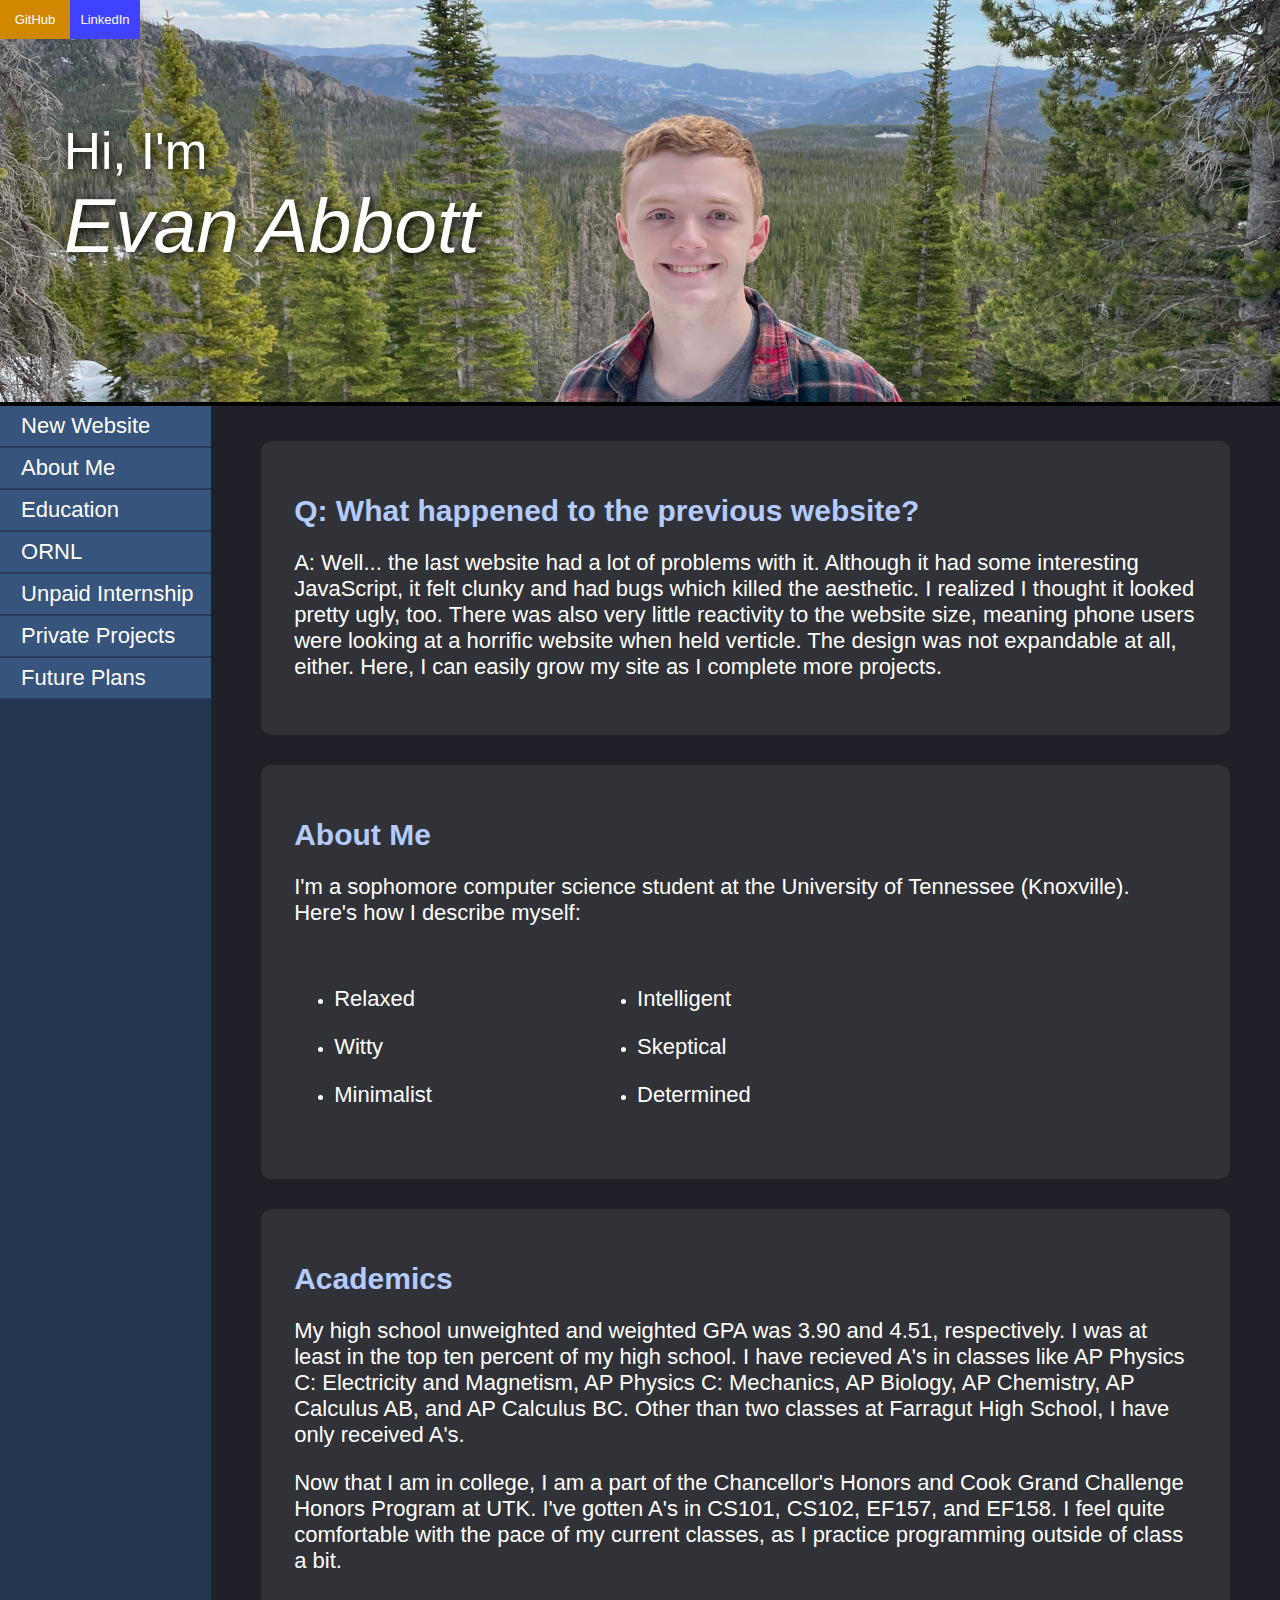
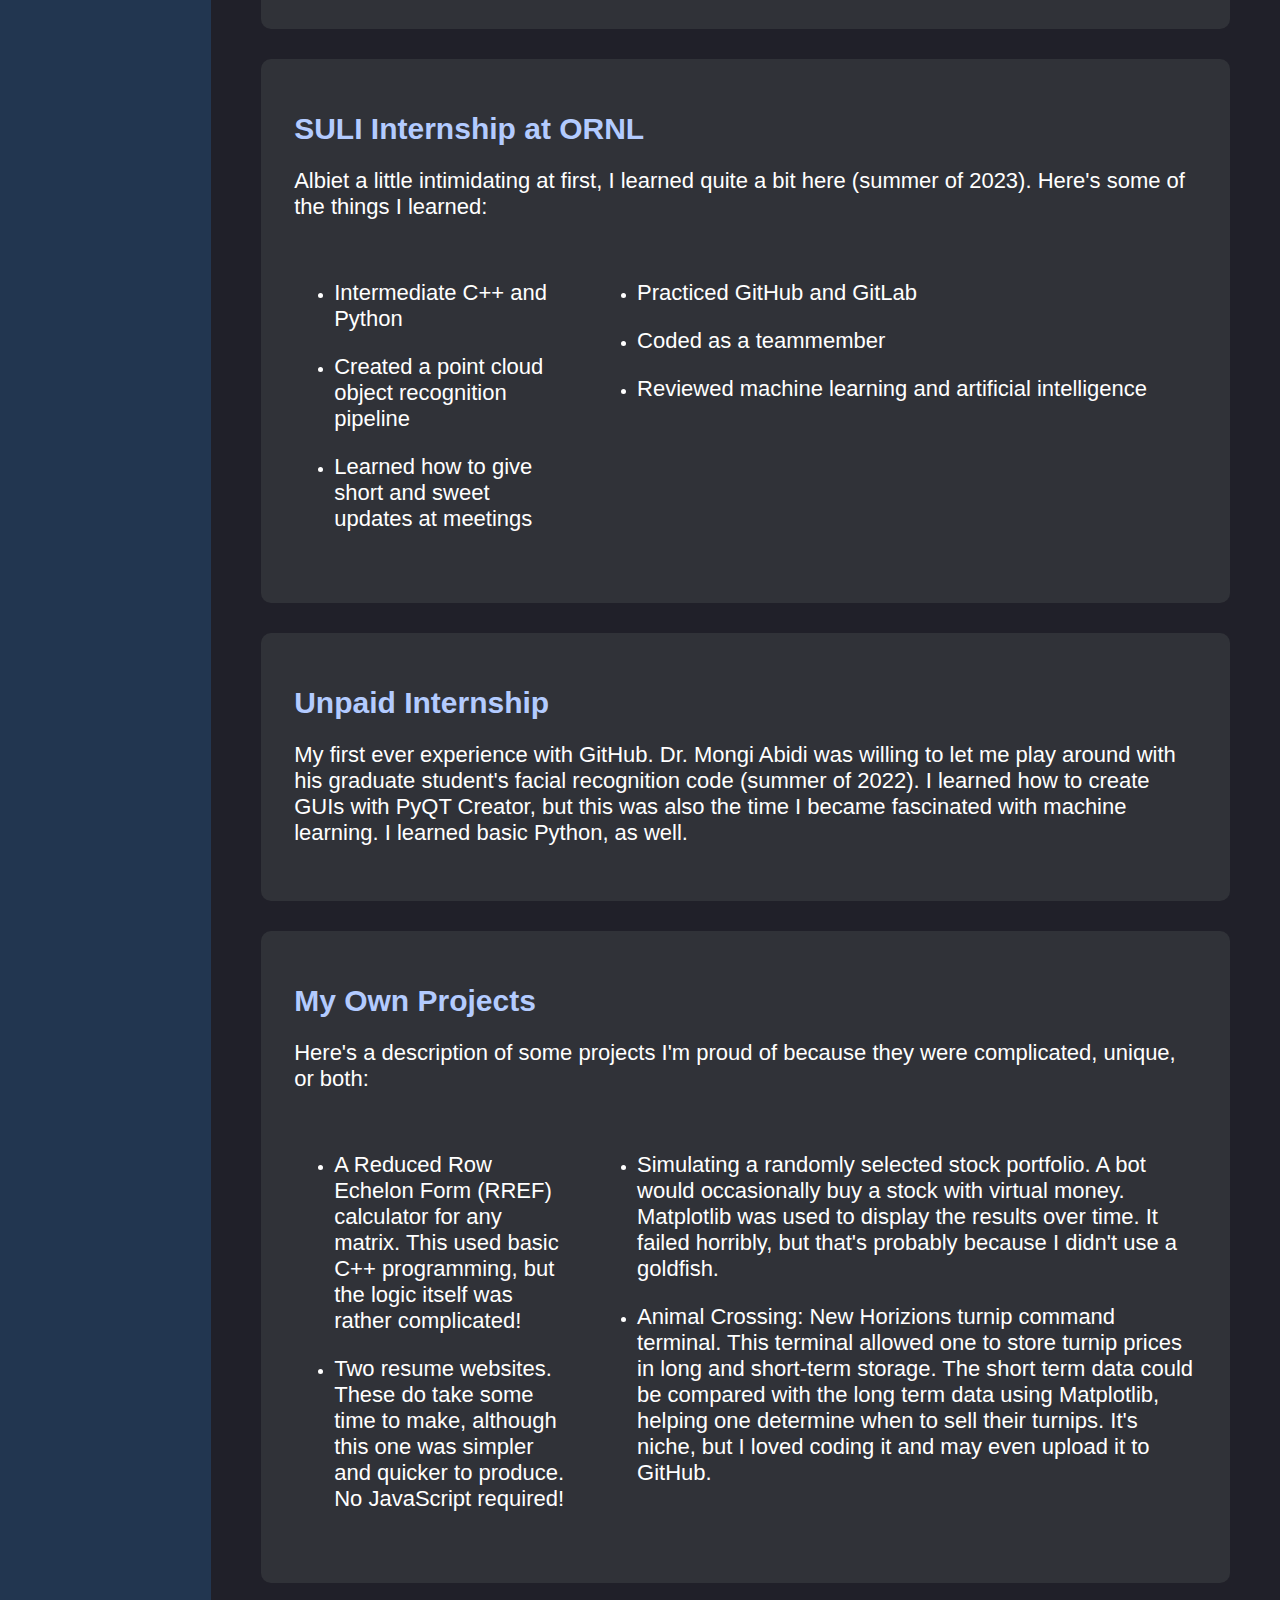
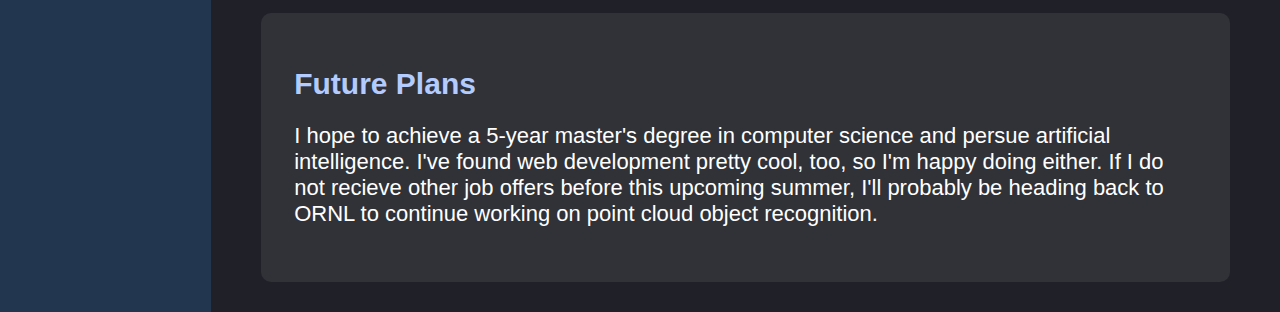
<file: index.html>
<!DOCTYPE html>
<html lang="en">
<head>
    <meta charset="UTF-8">
    <meta name="viewport" content="width=device-width, initial-scale=1.0">
    <title>Evan Abbott</title>
    <link rel="icon" type="image/x-icon" href="w_pawn1.png">
    <link rel="stylesheet" href="sheet.css">
</head>
<body>
    <div class="mainimage">
        <div class="links">
            <a id="git" href="https://github.com/EvanA4"><span>GitHub</span></a>
            <a id="linked" href="https://www.linkedin.com/in/evan-abbott-667167214/"><span>LinkedIn</span></a>
        </div>
        <img src="portrait1.jpg" alt="Evan's Resume Portrait" id="p1">
        <img src="portrait2.jpg" alt="Evan's Resume Portrait" id="p2">
        <span id="quote">Hi, I'm<br><em>Evan Abbott</em></span>
    </div>
    <div class="document">
        <!-- Here's where the nav is  -------------------------------------------------------------------------------------------------->
        <div class="nav"> 
            <ul>
                <li><a href="#New Website"><span>New Website</span></a></li>
                <li><a href="#About Me"><span>About Me</span></a></li>
                <li><a href="#Education"><span>Education</span></a></li>
                <li><a href="#ORNL"><span>ORNL</span></a></li>
                <li><a href="#Unpaid Internship"><span>Unpaid Internship</span></a></li>
                <li><a href="#Private Projects"><span>Private Projects</span></a></li>
                <li><a href="#Future Plans"><span>Future Plans</span></a></li>
            </ul>
        </div>
        <div class="projects">
            <!-- Here's where the projects are  ---------------------------------------------------------------------------------------->
            <div class="item" id="New Website">
                <h1>Q: What happened to the previous website?</h1>
                <p>A: Well... the last website had a lot of problems with it. Although it had some interesting JavaScript,
                    it felt clunky and had bugs which killed the aesthetic. I realized I thought it looked pretty ugly, too.
                    There was also very little reactivity to the website size, meaning phone users were looking at a horrific
                    website when held verticle. The design was not expandable at all, either. Here, I can easily grow my site
                    as I complete more projects.</p>
            </div>
            <div class="item" id="About Me">
                <h1>About Me</h1>
                <p>I'm a sophomore computer science student at the University of Tennessee (Knoxville). Here's how I describe myself:</p>
                <div class="bullets">
                    <ul>
                        <li><p>Relaxed</p></li>
                        <li><p>Witty</p></li>
                        <li><p>Minimalist</p></li>
                    </ul>
                    <ul>
                        <li><p>Intelligent</p></li>
                        <li><p>Skeptical</p></li>
                        <li><p>Determined</p></li>
                    </ul>
                </div>
            </div>
            <div class="item" id="Education">
                <h1>Academics</h1>
                <p>My high school unweighted and weighted GPA was 3.90 and 4.51, respectively. I was at least in the top
                    ten percent of my high school. I have recieved A's in classes
                    like AP Physics C: Electricity and Magnetism, AP Physics C: Mechanics, AP Biology, AP Chemistry, AP Calculus
                    AB, and AP Calculus BC. Other than two classes at Farragut High School, I have only received A's.</p>
                <p>Now that I am in college, I am a part of the Chancellor's Honors and Cook Grand Challenge Honors Program
                    at UTK. I've gotten A's in CS101, CS102, EF157, and EF158. I feel quite comfortable with the pace of my current
                    classes, as I practice programming outside of class a bit.</p>
            </div>
            <div class="item" id="ORNL">
                <h1>SULI Internship at ORNL</h1>
                <p>Albiet a little intimidating at first, I learned quite a bit here (summer of 2023). Here's some of the things I learned:</p>
                <div class="bullets">
                    <ul>
                        <li><p>Intermediate C++ and Python</p></li>
                        <li><p>Created a point cloud object recognition pipeline</p></li>
                        <li><p>Learned how to give short and sweet updates at meetings</p></li>
                    </ul>
                    <ul>
                        <li><p>Practiced GitHub and GitLab</p></li>
                        <li><p>Coded as a teammember</p></li>
                        <li><p>Reviewed machine learning and artificial intelligence</p></li>
                    </ul>
                </div>
            </div>
            <div class="item" id="Unpaid Internship">
                <h1>Unpaid Internship</h1>
                <p>My first ever experience with GitHub. Dr. Mongi Abidi was willing to let me play around with his graduate
                    student's facial recognition code (summer of 2022). I learned how to create GUIs with PyQT Creator, but
                    this was also the time I became fascinated with machine learning. I learned basic Python, as well.
                </p>
            </div>
            <div class="item" id="Private Projects">
                <h1>My Own Projects</h1>
                <p>Here's a description of some projects I'm proud of because they were complicated, unique, or both:</p>
                <div class="bullets">
                    <ul>
                        <li><p>A Reduced Row Echelon Form (RREF) calculator for any matrix. This used basic C++ programming, but the logic itself
                            was rather complicated!
                        </p></li>
                        <li><p>Two resume websites. These do take some time to make, although this one was simpler and quicker to produce. No JavaScript
                            required!
                        </p></li>
                    </ul>
                    <ul>
                        <li><p>Simulating a randomly selected stock portfolio. A bot would occasionally buy a stock with virtual money. Matplotlib was
                            used to display the results over time. It failed horribly, but that's probably because I didn't use a goldfish.
                        </p></li>
                        <li><p>Animal Crossing: New Horizions turnip command terminal. This terminal allowed one to store turnip prices in long and
                            short-term storage. The short term data could be compared with the long term data using Matplotlib, helping one determine
                            when to sell their turnips. It's niche, but I loved coding it and may even upload it to GitHub.
                        </p></li>
                    </ul>
                </div>
            </div>
            <div class="item" id="Future Plans">
                <h1>Future Plans</h1>
                <p>I hope to achieve a 5-year master's degree in computer science and persue artificial intelligence. I've found web development pretty 
                    cool, too, so I'm happy doing either. If I do not recieve other job offers before this upcoming summer, I'll probably be heading
                    back to ORNL to continue working on point cloud object recognition.
                </p>
            </div>
        </div>
    </div>
</body>
</html>
</file>
<file: sheet.css>
#p2 {display: none;}

/* Default dark mode */
body {
    font-family: Arial, Helvetica, sans-serif;
    background-color: rgb(30, 30, 39);
    margin: 0;
    min-width: 735px;
}
span, p {
    color: white;
}
h1 {
    color: rgb(179, 203, 255);
    font-size: 30px;
}


/* Hyperlink vagueness */
.links {
    position: absolute;
    display: flex;
    margin: 0px;
}
a {
    display: flex;
    justify-content: center;
    text-decoration: none;
    height: 2.8vw;
    width: 5vw;
    min-width: 70px;
    min-height: 39.4px;
}
a span {
    margin-top: auto;
    margin-bottom: auto;
    font-size: 13px;
}


/* Specific hyperlink details */
#git {background-color: rgb(255, 166, 0); transition: .3s;}
#linked {background-color: rgb(63, 66, 255); transition: .3s;}
#git:hover {background-color: rgb(209, 136, 0);}
#linked:hover {background-color: rgb(52, 55, 206);}


/* Central photo */
.mainimage {
    position: relative;
    background-color: rgb(0, 0, 0);
}
#quote {
    font-size: 4vw;
    position: absolute;
    top: 30%;
    left: 5vw;
    text-shadow: 2px 2px 10px #000000;
}
em {
    font-size: 6vw;
    text-shadow: 2px 2px 10px #000000;
}
img {
    width: 100%;
}


/* Main document */
.document {
    display: grid;
    grid-template-columns: 211.2px auto;
    height: 1000px;
}

.nav {
    background-color: rgb(34, 54, 80);
}

.nav ul {
    margin: 0;
    padding: 0;
    list-style: none;
    position: sticky;
    color: white;
    top: 0;
}

.nav ul li {
    background-color: rgb(54, 84, 124);
    border-bottom: 2px solid rgb(40, 60, 90);
    transition: .3s;
    min-height: 40px;
    display: flex;
}
.nav ul li:hover {background-color: rgb(45, 71, 104);}
.nav ul li a {
    margin-top: auto;
    margin-bottom: auto;
    width: 100%;
    justify-content: start;
}
.nav ul li span {
    padding-left: 10%;
    font-size: 22px;
}

.projects {
    background-color: rgb(32, 32, 41);
    padding-left: 50px;
    padding-right: 50px;
    padding-top: 35px;
}

.projects .item {
    padding: 33px;
    border-radius: 10px;
    margin-bottom: 30px;
    background-color: rgb(48, 50, 56);
}

.projects .item p {
    font-size: 22px;
}

.projects ul {
    color: white;
}

.bullets {
    display: grid;
    grid-template-columns: 30% auto;
    column-gap: 2.5vw;
}

/* Media queries for viewport */
@media screen and (max-width: 1204px) {
    .bullets {
        grid-template-columns: auto;
        column-gap: 0;
    }
}

@media screen and (max-width: 765px) {
    .document {
        grid-template-columns: 100%;
    }
    .nav {display: none;}
    #quote {font-size: 30px;} 
    em {font-size: 46px;}
}

/* Prepare for too many phone checks */
@media only screen 
  and (min-device-width: 320px) 
  and (max-device-width: 480px)
  and (-webkit-min-device-pixel-ratio: 2) {
    .projects .item p {font-size: 30px;}
    .projects .item {margin-bottom: 40px;}
    .projects {margin-top: 20px;}
    h1 {font-size: 35px;}
    #p1 {display: none;}
    #p2 {display: block;}
    .links a {
        height: 80px;
        width: 160px;
    }
    .links a span {
        font-size: 30px;
    }
}

@media screen 
  and (device-width: 360px) 
  and (device-height: 640px) 
  and (-webkit-device-pixel-ratio: 2) {
    .projects .item p {font-size: 30px;}
    .projects .item {margin-bottom: 40px;}
    .projects {margin-top: 20px;}
    h1 {font-size: 35px;}
    #p1 {display: none;}
    #p2 {display: block;}
    .links a {
        height: 80px;
        width: 160px;
    }
    .links a span {
        font-size: 30px;
    }
}

@media screen 
  and (device-width: 360px) 
  and (device-height: 640px) 
  and (-webkit-device-pixel-ratio: 3) {
    .projects .item p {font-size: 30px;}
    .projects .item {margin-bottom: 40px;}
    .projects {margin-top: 20px;}
    h1 {font-size: 35px;}
    #p1 {display: none;}
    #p2 {display: block;}
    .links a {
        height: 80px;
        width: 160px;
    }
    .links a span {
        font-size: 30px;
    }
}

@media screen 
  and (device-width: 360px) 
  and (device-height: 640px) 
  and (-webkit-device-pixel-ratio: 3) {
    .projects .item p {font-size: 30px;}
    .projects .item {margin-bottom: 40px;}
    .projects {margin-top: 20px;}
    h1 {font-size: 35px;}
    #p1 {display: none;}
    #p2 {display: block;}
    .links a {
        height: 80px;
        width: 160px;
    }
    .links a span {
        font-size: 30px;
    }
}

@media screen 
  and (device-width: 384px) 
  and (device-height: 592px) 
  and (-webkit-device-pixel-ratio: 2) {
    .projects .item p {font-size: 30px;}
    .projects .item {margin-bottom: 40px;}
    .projects {margin-top: 20px;}
    h1 {font-size: 35px;}
    #p1 {display: none;}
    #p2 {display: block;}
    .links a {
        height: 80px;
        width: 160px;
    }
    .links a span {
        font-size: 30px;
    }
}

/* For testing phones */
/* @media only screen 
  and (min-device-width: 320px) 
  and (max-device-width: 480px) {
    .projects .item p {font-size: 30px;}
    .projects .item {margin-bottom: 40px;}
    .projects {margin-top: 20px;}
    h1 {font-size: 35px;}
    #p1 {display: none;}
    #p2 {display: block;}
    .links a {
        height: 80px;
        width: 160px;
    }
    .links a span {
        font-size: 30px;
    }
} */
</file>
